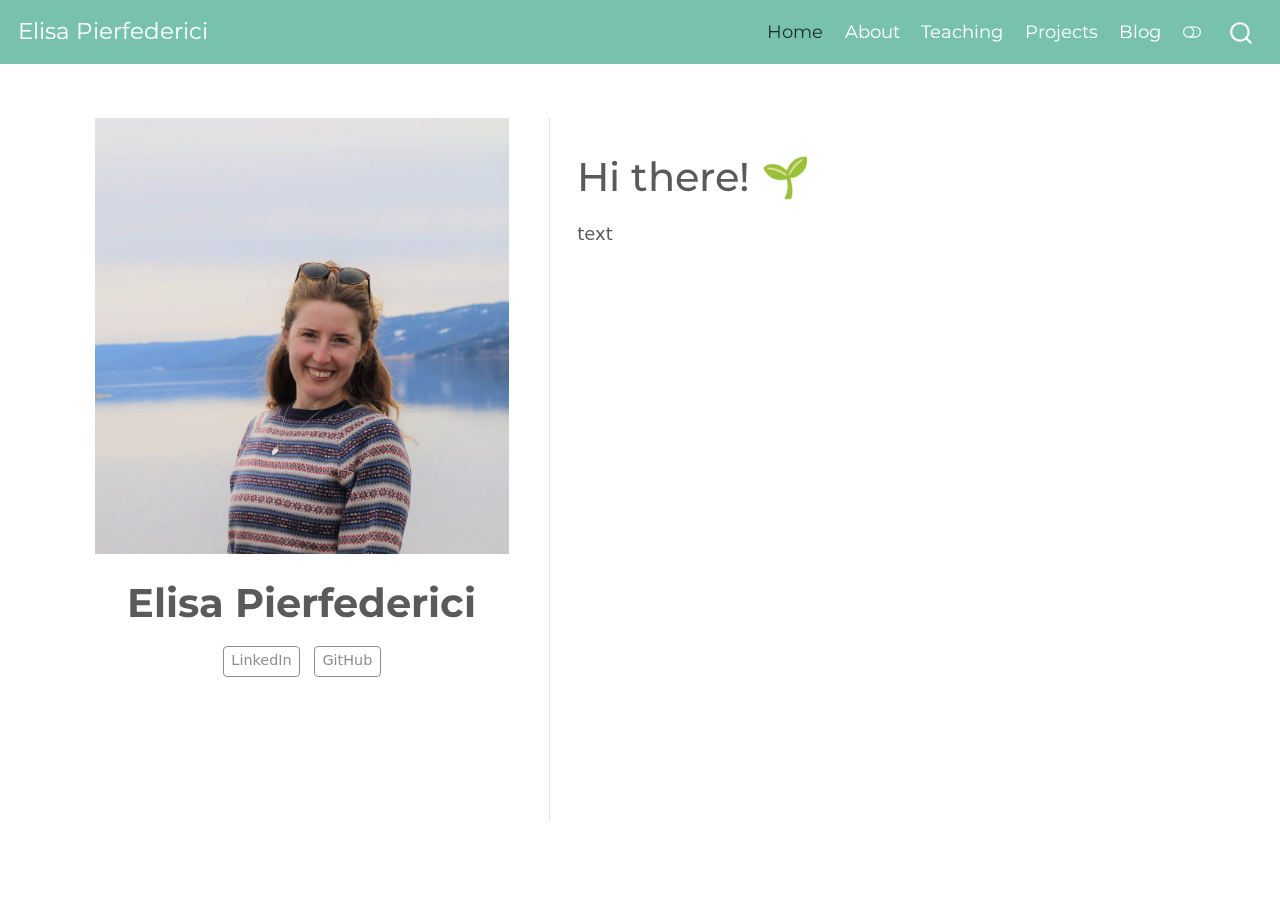
<file: docs/index.html>
<!DOCTYPE html>
<html xmlns="http://www.w3.org/1999/xhtml" lang="en" xml:lang="en"><head>

<meta charset="utf-8">
<meta name="generator" content="quarto-1.2.267">

<meta name="viewport" content="width=device-width, initial-scale=1.0, user-scalable=yes">


<title>Elisa Pierfederici - Elisa Pierfederici</title>
<style>
code{white-space: pre-wrap;}
span.smallcaps{font-variant: small-caps;}
div.columns{display: flex; gap: min(4vw, 1.5em);}
div.column{flex: auto; overflow-x: auto;}
div.hanging-indent{margin-left: 1.5em; text-indent: -1.5em;}
ul.task-list{list-style: none;}
ul.task-list li input[type="checkbox"] {
  width: 0.8em;
  margin: 0 0.8em 0.2em -1.6em;
  vertical-align: middle;
}
</style>


<script src="site_libs/quarto-nav/quarto-nav.js"></script>
<script src="site_libs/quarto-nav/headroom.min.js"></script>
<script src="site_libs/clipboard/clipboard.min.js"></script>
<script src="site_libs/quarto-search/autocomplete.umd.js"></script>
<script src="site_libs/quarto-search/fuse.min.js"></script>
<script src="site_libs/quarto-search/quarto-search.js"></script>
<meta name="quarto:offset" content="./">
<script src="site_libs/quarto-html/quarto.js"></script>
<script src="site_libs/quarto-html/popper.min.js"></script>
<script src="site_libs/quarto-html/tippy.umd.min.js"></script>
<link href="site_libs/quarto-html/tippy.css" rel="stylesheet">
<link href="site_libs/quarto-html/quarto-syntax-highlighting.css" rel="stylesheet" class="quarto-color-scheme" id="quarto-text-highlighting-styles">
<link href="site_libs/quarto-html/quarto-syntax-highlighting-dark.css" rel="prefetch" class="quarto-color-scheme quarto-color-alternate" id="quarto-text-highlighting-styles">
<script src="site_libs/bootstrap/bootstrap.min.js"></script>
<link href="site_libs/bootstrap/bootstrap-icons.css" rel="stylesheet">
<link href="site_libs/bootstrap/bootstrap.min.css" rel="stylesheet" class="quarto-color-scheme" id="quarto-bootstrap" data-mode="light">
<link href="site_libs/bootstrap/bootstrap-dark.min.css" rel="prefetch" class="quarto-color-scheme quarto-color-alternate" id="quarto-bootstrap" data-mode="light">
<script id="quarto-search-options" type="application/json">{
  "location": "navbar",
  "copy-button": false,
  "collapse-after": 3,
  "panel-placement": "end",
  "type": "overlay",
  "limit": 20,
  "language": {
    "search-no-results-text": "No results",
    "search-matching-documents-text": "matching documents",
    "search-copy-link-title": "Copy link to search",
    "search-hide-matches-text": "Hide additional matches",
    "search-more-match-text": "more match in this document",
    "search-more-matches-text": "more matches in this document",
    "search-clear-button-title": "Clear",
    "search-detached-cancel-button-title": "Cancel",
    "search-submit-button-title": "Submit"
  }
}</script>


<link rel="stylesheet" href="styles.scss">
</head>

<body class="nav-fixed">

<div id="quarto-search-results"></div>
  <header id="quarto-header" class="headroom fixed-top">
    <nav class="navbar navbar-expand-lg navbar-dark ">
      <div class="navbar-container container-fluid">
      <div class="navbar-brand-container">
    <a class="navbar-brand" href="./index.html">
    <span class="navbar-title">Elisa Pierfederici</span>
    </a>
  </div>
          <button class="navbar-toggler" type="button" data-bs-toggle="collapse" data-bs-target="#navbarCollapse" aria-controls="navbarCollapse" aria-expanded="false" aria-label="Toggle navigation" onclick="if (window.quartoToggleHeadroom) { window.quartoToggleHeadroom(); }">
  <span class="navbar-toggler-icon"></span>
</button>
          <div class="collapse navbar-collapse" id="navbarCollapse">
            <ul class="navbar-nav navbar-nav-scroll ms-auto">
  <li class="nav-item">
    <a class="nav-link active" href="./index.html" aria-current="page">
 <span class="menu-text">Home</span></a>
  </li>  
  <li class="nav-item">
    <a class="nav-link" href="./about.html">
 <span class="menu-text">About</span></a>
  </li>  
  <li class="nav-item">
    <a class="nav-link" href="./Teaching.html">
 <span class="menu-text">Teaching</span></a>
  </li>  
  <li class="nav-item">
    <a class="nav-link" href="./Projects.html">
 <span class="menu-text">Projects</span></a>
  </li>  
  <li class="nav-item">
    <a class="nav-link" href="./Blog.html">
 <span class="menu-text">Blog</span></a>
  </li>  
</ul>
              <div class="quarto-toggle-container">
                  <a href="" class="quarto-color-scheme-toggle nav-link" onclick="window.quartoToggleColorScheme(); return false;" title="Toggle dark mode"><i class="bi"></i></a>
              </div>
              <div id="quarto-search" class="" title="Search"></div>
          </div> <!-- /navcollapse -->
      </div> <!-- /container-fluid -->
    </nav>
</header>
<!-- content -->
<div id="quarto-content" class="quarto-container page-columns page-rows-contents page-layout-full page-navbar">
<!-- sidebar -->
<!-- margin-sidebar -->
    
<!-- main -->
<div class="quarto-about-trestles column-page">
  <div class="about-entity">
    <img src="IMG_0788.JPG" class="about-image
  rectangle " style="width: 23em;">
<header id="title-block-header" class="quarto-title-block default">
<div class="quarto-title">
<h1 class="title"><strong>Elisa Pierfederici</strong></h1>
</div>
<div class="quarto-title-meta">
  </div>
</header>
    <div class="about-links">
  <a href="https://www.linkedin.com/in/maria-elisa-pierfederici-5392aa182/" class="about-link">
     <span class="about-link-text">LinkedIn</span>
  </a>
  <a href="https://github.com/mariapie" class="about-link">
     <span class="about-link-text">GitHub</span>
  </a>
</div>
  </div>
  <div class="about-contents"><main class="content column-page" id="quarto-document-content">
<section id="hi-there" class="level1">
<h1>Hi there! 🌱</h1>
<p>text</p>


</section>
</main></div>
</div>
 <!-- /main -->
<script id="quarto-html-after-body" type="application/javascript">
window.document.addEventListener("DOMContentLoaded", function (event) {
  const toggleBodyColorMode = (bsSheetEl) => {
    const mode = bsSheetEl.getAttribute("data-mode");
    const bodyEl = window.document.querySelector("body");
    if (mode === "dark") {
      bodyEl.classList.add("quarto-dark");
      bodyEl.classList.remove("quarto-light");
    } else {
      bodyEl.classList.add("quarto-light");
      bodyEl.classList.remove("quarto-dark");
    }
  }
  const toggleBodyColorPrimary = () => {
    const bsSheetEl = window.document.querySelector("link#quarto-bootstrap");
    if (bsSheetEl) {
      toggleBodyColorMode(bsSheetEl);
    }
  }
  toggleBodyColorPrimary();  
  const disableStylesheet = (stylesheets) => {
    for (let i=0; i < stylesheets.length; i++) {
      const stylesheet = stylesheets[i];
      stylesheet.rel = 'prefetch';
    }
  }
  const enableStylesheet = (stylesheets) => {
    for (let i=0; i < stylesheets.length; i++) {
      const stylesheet = stylesheets[i];
      stylesheet.rel = 'stylesheet';
    }
  }
  const manageTransitions = (selector, allowTransitions) => {
    const els = window.document.querySelectorAll(selector);
    for (let i=0; i < els.length; i++) {
      const el = els[i];
      if (allowTransitions) {
        el.classList.remove('notransition');
      } else {
        el.classList.add('notransition');
      }
    }
  }
  const toggleColorMode = (alternate) => {
    // Switch the stylesheets
    const alternateStylesheets = window.document.querySelectorAll('link.quarto-color-scheme.quarto-color-alternate');
    manageTransitions('#quarto-margin-sidebar .nav-link', false);
    if (alternate) {
      enableStylesheet(alternateStylesheets);
      for (const sheetNode of alternateStylesheets) {
        if (sheetNode.id === "quarto-bootstrap") {
          toggleBodyColorMode(sheetNode);
        }
      }
    } else {
      disableStylesheet(alternateStylesheets);
      toggleBodyColorPrimary();
    }
    manageTransitions('#quarto-margin-sidebar .nav-link', true);
    // Switch the toggles
    const toggles = window.document.querySelectorAll('.quarto-color-scheme-toggle');
    for (let i=0; i < toggles.length; i++) {
      const toggle = toggles[i];
      if (toggle) {
        if (alternate) {
          toggle.classList.add("alternate");     
        } else {
          toggle.classList.remove("alternate");
        }
      }
    }
    // Hack to workaround the fact that safari doesn't
    // properly recolor the scrollbar when toggling (#1455)
    if (navigator.userAgent.indexOf('Safari') > 0 && navigator.userAgent.indexOf('Chrome') == -1) {
      manageTransitions("body", false);
      window.scrollTo(0, 1);
      setTimeout(() => {
        window.scrollTo(0, 0);
        manageTransitions("body", true);
      }, 40);  
    }
  }
  const isFileUrl = () => { 
    return window.location.protocol === 'file:';
  }
  const hasAlternateSentinel = () => {  
    let styleSentinel = getColorSchemeSentinel();
    if (styleSentinel !== null) {
      return styleSentinel === "alternate";
    } else {
      return false;
    }
  }
  const setStyleSentinel = (alternate) => {
    const value = alternate ? "alternate" : "default";
    if (!isFileUrl()) {
      window.localStorage.setItem("quarto-color-scheme", value);
    } else {
      localAlternateSentinel = value;
    }
  }
  const getColorSchemeSentinel = () => {
    if (!isFileUrl()) {
      const storageValue = window.localStorage.getItem("quarto-color-scheme");
      return storageValue != null ? storageValue : localAlternateSentinel;
    } else {
      return localAlternateSentinel;
    }
  }
  let localAlternateSentinel = 'default';
  // Dark / light mode switch
  window.quartoToggleColorScheme = () => {
    // Read the current dark / light value 
    let toAlternate = !hasAlternateSentinel();
    toggleColorMode(toAlternate);
    setStyleSentinel(toAlternate);
  };
  // Ensure there is a toggle, if there isn't float one in the top right
  if (window.document.querySelector('.quarto-color-scheme-toggle') === null) {
    const a = window.document.createElement('a');
    a.classList.add('top-right');
    a.classList.add('quarto-color-scheme-toggle');
    a.href = "";
    a.onclick = function() { try { window.quartoToggleColorScheme(); } catch {} return false; };
    const i = window.document.createElement("i");
    i.classList.add('bi');
    a.appendChild(i);
    window.document.body.appendChild(a);
  }
  // Switch to dark mode if need be
  if (hasAlternateSentinel()) {
    toggleColorMode(true);
  } else {
    toggleColorMode(false);
  }
  const clipboard = new window.ClipboardJS('.code-copy-button', {
    target: function(trigger) {
      return trigger.previousElementSibling;
    }
  });
  clipboard.on('success', function(e) {
    // button target
    const button = e.trigger;
    // don't keep focus
    button.blur();
    // flash "checked"
    button.classList.add('code-copy-button-checked');
    var currentTitle = button.getAttribute("title");
    button.setAttribute("title", "Copied!");
    let tooltip;
    if (window.bootstrap) {
      button.setAttribute("data-bs-toggle", "tooltip");
      button.setAttribute("data-bs-placement", "left");
      button.setAttribute("data-bs-title", "Copied!");
      tooltip = new bootstrap.Tooltip(button, 
        { trigger: "manual", 
          customClass: "code-copy-button-tooltip",
          offset: [0, -8]});
      tooltip.show();    
    }
    setTimeout(function() {
      if (tooltip) {
        tooltip.hide();
        button.removeAttribute("data-bs-title");
        button.removeAttribute("data-bs-toggle");
        button.removeAttribute("data-bs-placement");
      }
      button.setAttribute("title", currentTitle);
      button.classList.remove('code-copy-button-checked');
    }, 1000);
    // clear code selection
    e.clearSelection();
  });
  function tippyHover(el, contentFn) {
    const config = {
      allowHTML: true,
      content: contentFn,
      maxWidth: 500,
      delay: 100,
      arrow: false,
      appendTo: function(el) {
          return el.parentElement;
      },
      interactive: true,
      interactiveBorder: 10,
      theme: 'quarto',
      placement: 'bottom-start'
    };
    window.tippy(el, config); 
  }
  const noterefs = window.document.querySelectorAll('a[role="doc-noteref"]');
  for (var i=0; i<noterefs.length; i++) {
    const ref = noterefs[i];
    tippyHover(ref, function() {
      // use id or data attribute instead here
      let href = ref.getAttribute('data-footnote-href') || ref.getAttribute('href');
      try { href = new URL(href).hash; } catch {}
      const id = href.replace(/^#\/?/, "");
      const note = window.document.getElementById(id);
      return note.innerHTML;
    });
  }
  const findCites = (el) => {
    const parentEl = el.parentElement;
    if (parentEl) {
      const cites = parentEl.dataset.cites;
      if (cites) {
        return {
          el,
          cites: cites.split(' ')
        };
      } else {
        return findCites(el.parentElement)
      }
    } else {
      return undefined;
    }
  };
  var bibliorefs = window.document.querySelectorAll('a[role="doc-biblioref"]');
  for (var i=0; i<bibliorefs.length; i++) {
    const ref = bibliorefs[i];
    const citeInfo = findCites(ref);
    if (citeInfo) {
      tippyHover(citeInfo.el, function() {
        var popup = window.document.createElement('div');
        citeInfo.cites.forEach(function(cite) {
          var citeDiv = window.document.createElement('div');
          citeDiv.classList.add('hanging-indent');
          citeDiv.classList.add('csl-entry');
          var biblioDiv = window.document.getElementById('ref-' + cite);
          if (biblioDiv) {
            citeDiv.innerHTML = biblioDiv.innerHTML;
          }
          popup.appendChild(citeDiv);
        });
        return popup.innerHTML;
      });
    }
  }
});
</script>
</div> <!-- /content -->



</body></html>
</file>
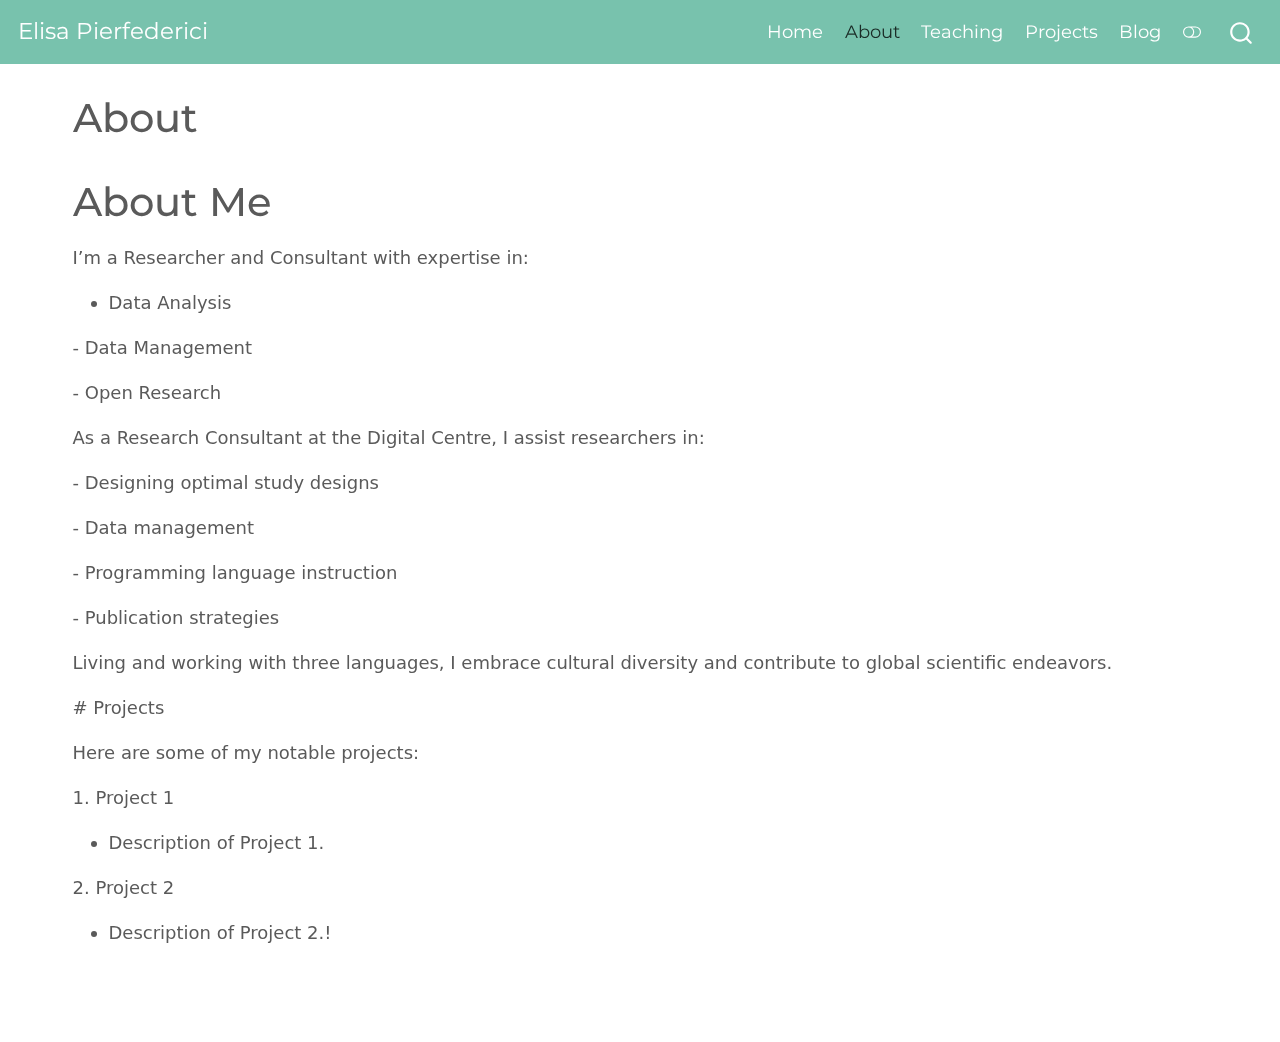
<file: docs/about.html>
<!DOCTYPE html>
<html xmlns="http://www.w3.org/1999/xhtml" lang="en" xml:lang="en"><head>

<meta charset="utf-8">
<meta name="generator" content="quarto-1.2.267">

<meta name="viewport" content="width=device-width, initial-scale=1.0, user-scalable=yes">


<title>Elisa Pierfederici - About</title>
<style>
code{white-space: pre-wrap;}
span.smallcaps{font-variant: small-caps;}
div.columns{display: flex; gap: min(4vw, 1.5em);}
div.column{flex: auto; overflow-x: auto;}
div.hanging-indent{margin-left: 1.5em; text-indent: -1.5em;}
ul.task-list{list-style: none;}
ul.task-list li input[type="checkbox"] {
  width: 0.8em;
  margin: 0 0.8em 0.2em -1.6em;
  vertical-align: middle;
}
</style>


<script src="site_libs/quarto-nav/quarto-nav.js"></script>
<script src="site_libs/quarto-nav/headroom.min.js"></script>
<script src="site_libs/clipboard/clipboard.min.js"></script>
<script src="site_libs/quarto-search/autocomplete.umd.js"></script>
<script src="site_libs/quarto-search/fuse.min.js"></script>
<script src="site_libs/quarto-search/quarto-search.js"></script>
<meta name="quarto:offset" content="./">
<script src="site_libs/quarto-html/quarto.js"></script>
<script src="site_libs/quarto-html/popper.min.js"></script>
<script src="site_libs/quarto-html/tippy.umd.min.js"></script>
<script src="site_libs/quarto-html/anchor.min.js"></script>
<link href="site_libs/quarto-html/tippy.css" rel="stylesheet">
<link href="site_libs/quarto-html/quarto-syntax-highlighting.css" rel="stylesheet" class="quarto-color-scheme" id="quarto-text-highlighting-styles">
<link href="site_libs/quarto-html/quarto-syntax-highlighting-dark.css" rel="prefetch" class="quarto-color-scheme quarto-color-alternate" id="quarto-text-highlighting-styles">
<script src="site_libs/bootstrap/bootstrap.min.js"></script>
<link href="site_libs/bootstrap/bootstrap-icons.css" rel="stylesheet">
<link href="site_libs/bootstrap/bootstrap.min.css" rel="stylesheet" class="quarto-color-scheme" id="quarto-bootstrap" data-mode="light">
<link href="site_libs/bootstrap/bootstrap-dark.min.css" rel="prefetch" class="quarto-color-scheme quarto-color-alternate" id="quarto-bootstrap" data-mode="light">
<script id="quarto-search-options" type="application/json">{
  "location": "navbar",
  "copy-button": false,
  "collapse-after": 3,
  "panel-placement": "end",
  "type": "overlay",
  "limit": 20,
  "language": {
    "search-no-results-text": "No results",
    "search-matching-documents-text": "matching documents",
    "search-copy-link-title": "Copy link to search",
    "search-hide-matches-text": "Hide additional matches",
    "search-more-match-text": "more match in this document",
    "search-more-matches-text": "more matches in this document",
    "search-clear-button-title": "Clear",
    "search-detached-cancel-button-title": "Cancel",
    "search-submit-button-title": "Submit"
  }
}</script>


<link rel="stylesheet" href="styles.css">
</head>

<body class="nav-fixed">

<div id="quarto-search-results"></div>
  <header id="quarto-header" class="headroom fixed-top">
    <nav class="navbar navbar-expand-lg navbar-dark ">
      <div class="navbar-container container-fluid">
      <div class="navbar-brand-container">
    <a class="navbar-brand" href="./index.html">
    <span class="navbar-title">Elisa Pierfederici</span>
    </a>
  </div>
          <button class="navbar-toggler" type="button" data-bs-toggle="collapse" data-bs-target="#navbarCollapse" aria-controls="navbarCollapse" aria-expanded="false" aria-label="Toggle navigation" onclick="if (window.quartoToggleHeadroom) { window.quartoToggleHeadroom(); }">
  <span class="navbar-toggler-icon"></span>
</button>
          <div class="collapse navbar-collapse" id="navbarCollapse">
            <ul class="navbar-nav navbar-nav-scroll ms-auto">
  <li class="nav-item">
    <a class="nav-link" href="./index.html">
 <span class="menu-text">Home</span></a>
  </li>  
  <li class="nav-item">
    <a class="nav-link active" href="./about.html" aria-current="page">
 <span class="menu-text">About</span></a>
  </li>  
  <li class="nav-item">
    <a class="nav-link" href="./Teaching.html">
 <span class="menu-text">Teaching</span></a>
  </li>  
  <li class="nav-item">
    <a class="nav-link" href="./Projects.html">
 <span class="menu-text">Projects</span></a>
  </li>  
  <li class="nav-item">
    <a class="nav-link" href="./Blog.html">
 <span class="menu-text">Blog</span></a>
  </li>  
</ul>
              <div class="quarto-toggle-container">
                  <a href="" class="quarto-color-scheme-toggle nav-link" onclick="window.quartoToggleColorScheme(); return false;" title="Toggle dark mode"><i class="bi"></i></a>
              </div>
              <div id="quarto-search" class="" title="Search"></div>
          </div> <!-- /navcollapse -->
      </div> <!-- /container-fluid -->
    </nav>
</header>
<!-- content -->
<div id="quarto-content" class="quarto-container page-columns page-rows-contents page-layout-full page-navbar">
<!-- sidebar -->
<!-- margin-sidebar -->
    
<!-- main -->
<main class="content column-page" id="quarto-document-content">

<header id="title-block-header" class="quarto-title-block default">
<div class="quarto-title">
<h1 class="title">About</h1>
</div>



<div class="quarto-title-meta">

    
  
    
  </div>
  

</header>

<section id="about-me" class="level1">
<h1>About Me</h1>
<p>I’m a Researcher and Consultant with expertise in:</p>
<ul>
<li>Data Analysis</li>
</ul>
<p>- Data Management</p>
<p>- Open Research</p>
<p>As a Research Consultant at the Digital Centre, I assist researchers in:</p>
<p>- Designing optimal study designs</p>
<p>- Data management</p>
<p>- Programming language instruction</p>
<p>- Publication strategies</p>
<p>Living and working with three languages, I embrace cultural diversity and contribute to global scientific endeavors.</p>
<!-- You can insert an image here once you have one -->
<!-- ![Your Image Alt Text](your-image-url.jpg) -->
<p># Projects</p>
<p>Here are some of my notable projects:</p>
<p>1. Project 1</p>
<ul>
<li>Description of Project 1.</li>
</ul>
<p>2. Project 2</p>
<ul>
<li>Description of Project 2.!</li>
</ul>


</section>

</main> <!-- /main -->
<script id="quarto-html-after-body" type="application/javascript">
window.document.addEventListener("DOMContentLoaded", function (event) {
  const toggleBodyColorMode = (bsSheetEl) => {
    const mode = bsSheetEl.getAttribute("data-mode");
    const bodyEl = window.document.querySelector("body");
    if (mode === "dark") {
      bodyEl.classList.add("quarto-dark");
      bodyEl.classList.remove("quarto-light");
    } else {
      bodyEl.classList.add("quarto-light");
      bodyEl.classList.remove("quarto-dark");
    }
  }
  const toggleBodyColorPrimary = () => {
    const bsSheetEl = window.document.querySelector("link#quarto-bootstrap");
    if (bsSheetEl) {
      toggleBodyColorMode(bsSheetEl);
    }
  }
  toggleBodyColorPrimary();  
  const disableStylesheet = (stylesheets) => {
    for (let i=0; i < stylesheets.length; i++) {
      const stylesheet = stylesheets[i];
      stylesheet.rel = 'prefetch';
    }
  }
  const enableStylesheet = (stylesheets) => {
    for (let i=0; i < stylesheets.length; i++) {
      const stylesheet = stylesheets[i];
      stylesheet.rel = 'stylesheet';
    }
  }
  const manageTransitions = (selector, allowTransitions) => {
    const els = window.document.querySelectorAll(selector);
    for (let i=0; i < els.length; i++) {
      const el = els[i];
      if (allowTransitions) {
        el.classList.remove('notransition');
      } else {
        el.classList.add('notransition');
      }
    }
  }
  const toggleColorMode = (alternate) => {
    // Switch the stylesheets
    const alternateStylesheets = window.document.querySelectorAll('link.quarto-color-scheme.quarto-color-alternate');
    manageTransitions('#quarto-margin-sidebar .nav-link', false);
    if (alternate) {
      enableStylesheet(alternateStylesheets);
      for (const sheetNode of alternateStylesheets) {
        if (sheetNode.id === "quarto-bootstrap") {
          toggleBodyColorMode(sheetNode);
        }
      }
    } else {
      disableStylesheet(alternateStylesheets);
      toggleBodyColorPrimary();
    }
    manageTransitions('#quarto-margin-sidebar .nav-link', true);
    // Switch the toggles
    const toggles = window.document.querySelectorAll('.quarto-color-scheme-toggle');
    for (let i=0; i < toggles.length; i++) {
      const toggle = toggles[i];
      if (toggle) {
        if (alternate) {
          toggle.classList.add("alternate");     
        } else {
          toggle.classList.remove("alternate");
        }
      }
    }
    // Hack to workaround the fact that safari doesn't
    // properly recolor the scrollbar when toggling (#1455)
    if (navigator.userAgent.indexOf('Safari') > 0 && navigator.userAgent.indexOf('Chrome') == -1) {
      manageTransitions("body", false);
      window.scrollTo(0, 1);
      setTimeout(() => {
        window.scrollTo(0, 0);
        manageTransitions("body", true);
      }, 40);  
    }
  }
  const isFileUrl = () => { 
    return window.location.protocol === 'file:';
  }
  const hasAlternateSentinel = () => {  
    let styleSentinel = getColorSchemeSentinel();
    if (styleSentinel !== null) {
      return styleSentinel === "alternate";
    } else {
      return false;
    }
  }
  const setStyleSentinel = (alternate) => {
    const value = alternate ? "alternate" : "default";
    if (!isFileUrl()) {
      window.localStorage.setItem("quarto-color-scheme", value);
    } else {
      localAlternateSentinel = value;
    }
  }
  const getColorSchemeSentinel = () => {
    if (!isFileUrl()) {
      const storageValue = window.localStorage.getItem("quarto-color-scheme");
      return storageValue != null ? storageValue : localAlternateSentinel;
    } else {
      return localAlternateSentinel;
    }
  }
  let localAlternateSentinel = 'default';
  // Dark / light mode switch
  window.quartoToggleColorScheme = () => {
    // Read the current dark / light value 
    let toAlternate = !hasAlternateSentinel();
    toggleColorMode(toAlternate);
    setStyleSentinel(toAlternate);
  };
  // Ensure there is a toggle, if there isn't float one in the top right
  if (window.document.querySelector('.quarto-color-scheme-toggle') === null) {
    const a = window.document.createElement('a');
    a.classList.add('top-right');
    a.classList.add('quarto-color-scheme-toggle');
    a.href = "";
    a.onclick = function() { try { window.quartoToggleColorScheme(); } catch {} return false; };
    const i = window.document.createElement("i");
    i.classList.add('bi');
    a.appendChild(i);
    window.document.body.appendChild(a);
  }
  // Switch to dark mode if need be
  if (hasAlternateSentinel()) {
    toggleColorMode(true);
  } else {
    toggleColorMode(false);
  }
  const icon = "";
  const anchorJS = new window.AnchorJS();
  anchorJS.options = {
    placement: 'right',
    icon: icon
  };
  anchorJS.add('.anchored');
  const clipboard = new window.ClipboardJS('.code-copy-button', {
    target: function(trigger) {
      return trigger.previousElementSibling;
    }
  });
  clipboard.on('success', function(e) {
    // button target
    const button = e.trigger;
    // don't keep focus
    button.blur();
    // flash "checked"
    button.classList.add('code-copy-button-checked');
    var currentTitle = button.getAttribute("title");
    button.setAttribute("title", "Copied!");
    let tooltip;
    if (window.bootstrap) {
      button.setAttribute("data-bs-toggle", "tooltip");
      button.setAttribute("data-bs-placement", "left");
      button.setAttribute("data-bs-title", "Copied!");
      tooltip = new bootstrap.Tooltip(button, 
        { trigger: "manual", 
          customClass: "code-copy-button-tooltip",
          offset: [0, -8]});
      tooltip.show();    
    }
    setTimeout(function() {
      if (tooltip) {
        tooltip.hide();
        button.removeAttribute("data-bs-title");
        button.removeAttribute("data-bs-toggle");
        button.removeAttribute("data-bs-placement");
      }
      button.setAttribute("title", currentTitle);
      button.classList.remove('code-copy-button-checked');
    }, 1000);
    // clear code selection
    e.clearSelection();
  });
  function tippyHover(el, contentFn) {
    const config = {
      allowHTML: true,
      content: contentFn,
      maxWidth: 500,
      delay: 100,
      arrow: false,
      appendTo: function(el) {
          return el.parentElement;
      },
      interactive: true,
      interactiveBorder: 10,
      theme: 'quarto',
      placement: 'bottom-start'
    };
    window.tippy(el, config); 
  }
  const noterefs = window.document.querySelectorAll('a[role="doc-noteref"]');
  for (var i=0; i<noterefs.length; i++) {
    const ref = noterefs[i];
    tippyHover(ref, function() {
      // use id or data attribute instead here
      let href = ref.getAttribute('data-footnote-href') || ref.getAttribute('href');
      try { href = new URL(href).hash; } catch {}
      const id = href.replace(/^#\/?/, "");
      const note = window.document.getElementById(id);
      return note.innerHTML;
    });
  }
  const findCites = (el) => {
    const parentEl = el.parentElement;
    if (parentEl) {
      const cites = parentEl.dataset.cites;
      if (cites) {
        return {
          el,
          cites: cites.split(' ')
        };
      } else {
        return findCites(el.parentElement)
      }
    } else {
      return undefined;
    }
  };
  var bibliorefs = window.document.querySelectorAll('a[role="doc-biblioref"]');
  for (var i=0; i<bibliorefs.length; i++) {
    const ref = bibliorefs[i];
    const citeInfo = findCites(ref);
    if (citeInfo) {
      tippyHover(citeInfo.el, function() {
        var popup = window.document.createElement('div');
        citeInfo.cites.forEach(function(cite) {
          var citeDiv = window.document.createElement('div');
          citeDiv.classList.add('hanging-indent');
          citeDiv.classList.add('csl-entry');
          var biblioDiv = window.document.getElementById('ref-' + cite);
          if (biblioDiv) {
            citeDiv.innerHTML = biblioDiv.innerHTML;
          }
          popup.appendChild(citeDiv);
        });
        return popup.innerHTML;
      });
    }
  }
});
</script>
</div> <!-- /content -->



</body></html>
</file>
<file: docs/site_libs/quarto-html/tippy.css>
.tippy-box[data-animation=fade][data-state=hidden]{opacity:0}[data-tippy-root]{max-width:calc(100vw - 10px)}.tippy-box{position:relative;background-color:#333;color:#fff;border-radius:4px;font-size:14px;line-height:1.4;white-space:normal;outline:0;transition-property:transform,visibility,opacity}.tippy-box[data-placement^=top]>.tippy-arrow{bottom:0}.tippy-box[data-placement^=top]>.tippy-arrow:before{bottom:-7px;left:0;border-width:8px 8px 0;border-top-color:initial;transform-origin:center top}.tippy-box[data-placement^=bottom]>.tippy-arrow{top:0}.tippy-box[data-placement^=bottom]>.tippy-arrow:before{top:-7px;left:0;border-width:0 8px 8px;border-bottom-color:initial;transform-origin:center bottom}.tippy-box[data-placement^=left]>.tippy-arrow{right:0}.tippy-box[data-placement^=left]>.tippy-arrow:before{border-width:8px 0 8px 8px;border-left-color:initial;right:-7px;transform-origin:center left}.tippy-box[data-placement^=right]>.tippy-arrow{left:0}.tippy-box[data-placement^=right]>.tippy-arrow:before{left:-7px;border-width:8px 8px 8px 0;border-right-color:initial;transform-origin:center right}.tippy-box[data-inertia][data-state=visible]{transition-timing-function:cubic-bezier(.54,1.5,.38,1.11)}.tippy-arrow{width:16px;height:16px;color:#333}.tippy-arrow:before{content:"";position:absolute;border-color:transparent;border-style:solid}.tippy-content{position:relative;padding:5px 9px;z-index:1}
</file>
<file: docs/site_libs/quarto-html/quarto-syntax-highlighting.css>
/* quarto syntax highlight colors */
:root {
  --quarto-hl-ot-color: #003B4F;
  --quarto-hl-at-color: #657422;
  --quarto-hl-ss-color: #20794D;
  --quarto-hl-an-color: #5E5E5E;
  --quarto-hl-fu-color: #4758AB;
  --quarto-hl-st-color: #20794D;
  --quarto-hl-cf-color: #003B4F;
  --quarto-hl-op-color: #5E5E5E;
  --quarto-hl-er-color: #AD0000;
  --quarto-hl-bn-color: #AD0000;
  --quarto-hl-al-color: #AD0000;
  --quarto-hl-va-color: #111111;
  --quarto-hl-bu-color: inherit;
  --quarto-hl-ex-color: inherit;
  --quarto-hl-pp-color: #AD0000;
  --quarto-hl-in-color: #5E5E5E;
  --quarto-hl-vs-color: #20794D;
  --quarto-hl-wa-color: #5E5E5E;
  --quarto-hl-do-color: #5E5E5E;
  --quarto-hl-im-color: #00769E;
  --quarto-hl-ch-color: #20794D;
  --quarto-hl-dt-color: #AD0000;
  --quarto-hl-fl-color: #AD0000;
  --quarto-hl-co-color: #5E5E5E;
  --quarto-hl-cv-color: #5E5E5E;
  --quarto-hl-cn-color: #8f5902;
  --quarto-hl-sc-color: #5E5E5E;
  --quarto-hl-dv-color: #AD0000;
  --quarto-hl-kw-color: #003B4F;
}

/* other quarto variables */
:root {
  --quarto-font-monospace: SFMono-Regular, Menlo, Monaco, Consolas, "Liberation Mono", "Courier New", monospace;
}

pre > code.sourceCode > span {
  color: #003B4F;
}

code span {
  color: #003B4F;
}

code.sourceCode > span {
  color: #003B4F;
}

div.sourceCode,
div.sourceCode pre.sourceCode {
  color: #003B4F;
}

code span.ot {
  color: #003B4F;
}

code span.at {
  color: #657422;
}

code span.ss {
  color: #20794D;
}

code span.an {
  color: #5E5E5E;
}

code span.fu {
  color: #4758AB;
}

code span.st {
  color: #20794D;
}

code span.cf {
  color: #003B4F;
}

code span.op {
  color: #5E5E5E;
}

code span.er {
  color: #AD0000;
}

code span.bn {
  color: #AD0000;
}

code span.al {
  color: #AD0000;
}

code span.va {
  color: #111111;
}

code span.pp {
  color: #AD0000;
}

code span.in {
  color: #5E5E5E;
}

code span.vs {
  color: #20794D;
}

code span.wa {
  color: #5E5E5E;
  font-style: italic;
}

code span.do {
  color: #5E5E5E;
  font-style: italic;
}

code span.im {
  color: #00769E;
}

code span.ch {
  color: #20794D;
}

code span.dt {
  color: #AD0000;
}

code span.fl {
  color: #AD0000;
}

code span.co {
  color: #5E5E5E;
}

code span.cv {
  color: #5E5E5E;
  font-style: italic;
}

code span.cn {
  color: #8f5902;
}

code span.sc {
  color: #5E5E5E;
}

code span.dv {
  color: #AD0000;
}

code span.kw {
  color: #003B4F;
}

.prevent-inlining {
  content: "</";
}

/*# sourceMappingURL=debc5d5d77c3f9108843748ff7464032.css.map */
</file>
<file: docs/site_libs/quarto-html/quarto-syntax-highlighting-dark.css>
/* quarto syntax highlight colors */
:root {
  --quarto-hl-al-color: #f07178;
  --quarto-hl-an-color: #d4d0ab;
  --quarto-hl-at-color: #00e0e0;
  --quarto-hl-bn-color: #d4d0ab;
  --quarto-hl-bu-color: #abe338;
  --quarto-hl-ch-color: #abe338;
  --quarto-hl-co-color: #f8f8f2;
  --quarto-hl-cv-color: #ffd700;
  --quarto-hl-cn-color: #ffd700;
  --quarto-hl-cf-color: #ffa07a;
  --quarto-hl-dt-color: #ffa07a;
  --quarto-hl-dv-color: #d4d0ab;
  --quarto-hl-do-color: #f8f8f2;
  --quarto-hl-er-color: #f07178;
  --quarto-hl-ex-color: #00e0e0;
  --quarto-hl-fl-color: #d4d0ab;
  --quarto-hl-fu-color: #ffa07a;
  --quarto-hl-im-color: #abe338;
  --quarto-hl-in-color: #d4d0ab;
  --quarto-hl-kw-color: #ffa07a;
  --quarto-hl-op-color: #ffa07a;
  --quarto-hl-ot-color: #00e0e0;
  --quarto-hl-pp-color: #dcc6e0;
  --quarto-hl-re-color: #00e0e0;
  --quarto-hl-sc-color: #abe338;
  --quarto-hl-ss-color: #abe338;
  --quarto-hl-st-color: #abe338;
  --quarto-hl-va-color: #00e0e0;
  --quarto-hl-vs-color: #abe338;
  --quarto-hl-wa-color: #dcc6e0;
}

/* other quarto variables */
:root {
  --quarto-font-monospace: SFMono-Regular, Menlo, Monaco, Consolas, "Liberation Mono", "Courier New", monospace;
}

code span.al {
  font-weight: bold;
  color: #f07178;
}

code span.an {
  color: #d4d0ab;
}

code span.at {
  color: #00e0e0;
}

code span.bn {
  color: #d4d0ab;
}

code span.bu {
  color: #abe338;
}

code span.ch {
  color: #abe338;
}

code span.co {
  font-style: italic;
  color: #f8f8f2;
}

code span.cv {
  color: #ffd700;
}

code span.cn {
  color: #ffd700;
}

code span.cf {
  font-weight: bold;
  color: #ffa07a;
}

code span.dt {
  color: #ffa07a;
}

code span.dv {
  color: #d4d0ab;
}

code span.do {
  color: #f8f8f2;
}

code span.er {
  color: #f07178;
  text-decoration: underline;
}

code span.ex {
  font-weight: bold;
  color: #00e0e0;
}

code span.fl {
  color: #d4d0ab;
}

code span.fu {
  color: #ffa07a;
}

code span.im {
  color: #abe338;
}

code span.in {
  color: #d4d0ab;
}

code span.kw {
  font-weight: bold;
  color: #ffa07a;
}

pre > code.sourceCode > span {
  color: #f8f8f2;
}

code span {
  color: #f8f8f2;
}

code.sourceCode > span {
  color: #f8f8f2;
}

div.sourceCode,
div.sourceCode pre.sourceCode {
  color: #f8f8f2;
}

code span.op {
  color: #ffa07a;
}

code span.ot {
  color: #00e0e0;
}

code span.pp {
  color: #dcc6e0;
}

code span.re {
  color: #00e0e0;
}

code span.sc {
  color: #abe338;
}

code span.ss {
  color: #abe338;
}

code span.st {
  color: #abe338;
}

code span.va {
  color: #00e0e0;
}

code span.vs {
  color: #abe338;
}

code span.wa {
  color: #dcc6e0;
}

.prevent-inlining {
  content: "</";
}

/*# sourceMappingURL=935a306eefa94366c21e1a970dddb765.css.map */
</file>
<file: docs/styles.css>
/* css styles */
</file>
